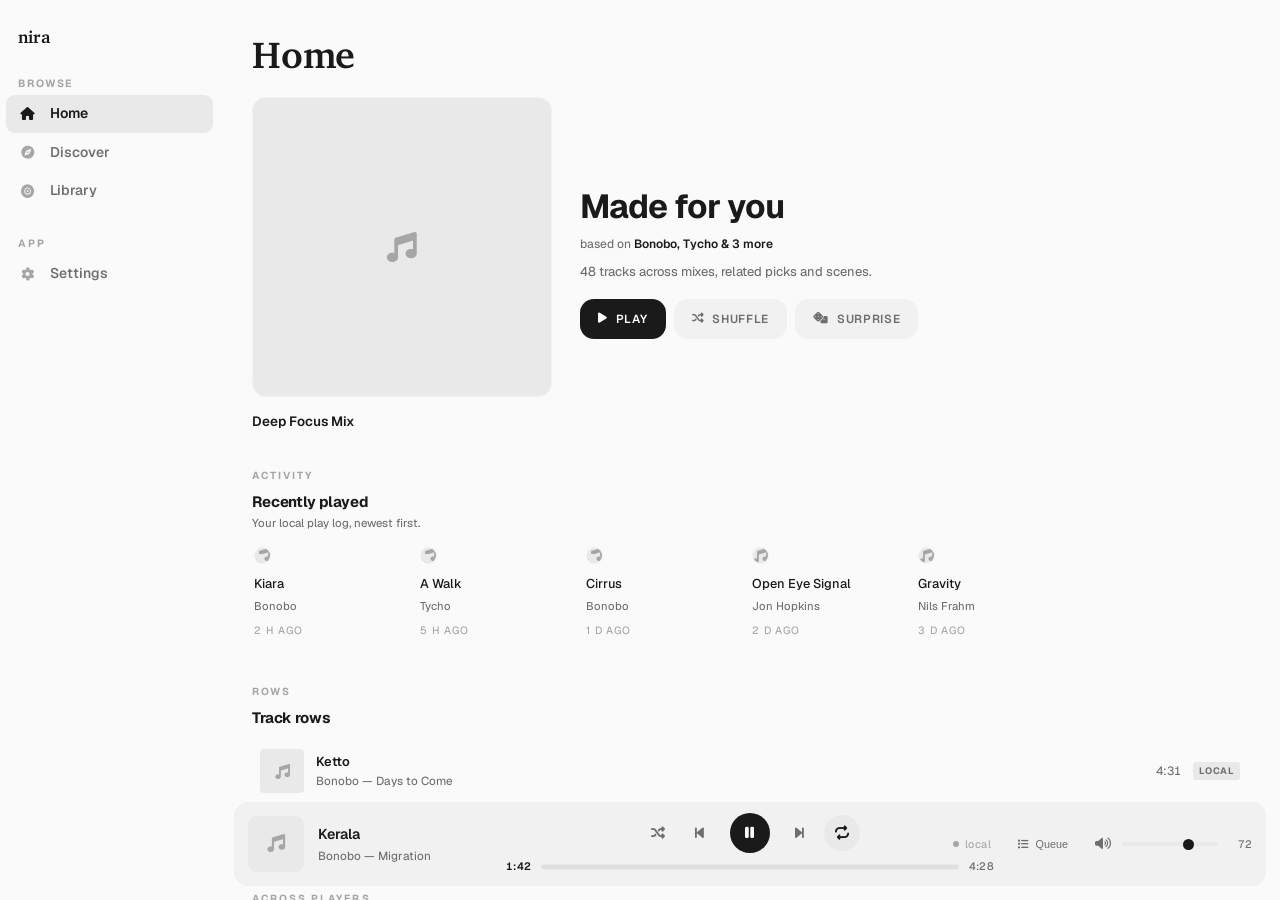
<file: preview/index.html>
<!doctype html>
<html lang="en">
<head>
<meta charset="utf-8">
<title>nira — design preview</title>
<!-- Static styling harness: real app CSS + bundled fonts, mock DOM.
     Serve the repo root (python -m http.server) and open /preview/. -->
<link rel="stylesheet" href="https://cdnjs.cloudflare.com/ajax/libs/font-awesome/6.5.1/css/all.min.css">
<style>
@font-face { font-family: "Geist"; src: url("/nira/assets/fonts/Geist-Variable.ttf") format("truetype"); font-weight: 100 900; font-display: block; }
@font-face { font-family: "Geist Mono"; src: url("/nira/assets/fonts/GeistMono-Variable.ttf") format("truetype"); font-weight: 100 900; font-display: block; }
@font-face { font-family: "Charter"; src: url("/nira/assets/fonts/Charter-Regular.ttf") format("truetype"); font-weight: 400; font-display: block; }
@font-face { font-family: "Charter"; src: url("/nira/assets/fonts/Charter-Bold.ttf") format("truetype"); font-weight: 700; font-display: block; }
</style>
<script>
  // Design harness: always load the real app CSS fresh (cache-busted),
  // in the exact cascade order main.rs uses.
  const cssFiles = ['base','sidebar','player','search','tracks','settings','home',
                    'discover','menu','detail','library','buttons','responsive'];
  const bust = Date.now();
  for (const f of cssFiles) {
    document.write(`<link rel="stylesheet" href="/nira/assets/css/${f}.css?t=${bust}">`);
  }
</script>
<style>
/* harness-only helpers */
.mock-art { display: flex; align-items: center; justify-content: center;
  width: 100%; height: 100%; background: var(--raise2); color: var(--faint); }
</style>
<script>
  // Theme comes from ?theme=dark|light (or prefers-color-scheme) — no
  // floating chrome; in the real app this lives in Settings → Appearance.
  const saved = new URLSearchParams(location.search).get('theme') || localStorage.getItem('theme');
  if (saved === 'dark' || saved === 'light') document.documentElement.dataset.theme = saved;
  function setTheme(t) { document.documentElement.dataset.theme = t; localStorage.setItem('theme', t); }
</script>
</head>
<body>

<div class="shell">
  <!-- ── sidebar ─────────────────────────────────────── -->
  <aside class="sidebar">
    <div class="sidebar-brand">nira</div>
    <div class="sidebar-section-label">Browse</div>
    <nav class="side-nav">
      <button class="nav-item active"><span class="nav-glyph"><i class="fa-solid fa-house"></i></span>Home</button>
      <button class="nav-item"><span class="nav-glyph"><i class="fa-solid fa-compass"></i></span>Discover</button>
      <button class="nav-item"><span class="nav-glyph"><i class="fa-solid fa-record-vinyl"></i></span>Library</button>
    </nav>
    <div class="sidebar-divider"></div>
    <div class="sidebar-section-label">App</div>
    <nav class="side-nav">
      <button class="nav-item"><span class="nav-glyph"><i class="fa-solid fa-gear"></i></span>Settings</button>
    </nav>
  </aside>

  <!-- ── content ─────────────────────────────────────── -->
  <main class="content">
    <section class="page home-page">
      <h1>Home</h1>

      <!-- stage -->
      <section class="home-stage">
        <div class="home-stage-art">
          <div class="cover-card">
            <div class="cover-card-art"><div class="mock-art"><i class="fa-solid fa-music fa-2x"></i></div></div>
            <div class="cover-card-title">Deep Focus Mix</div>
          </div>
        </div>
        <div class="home-stage-body">
          <h2 class="home-stage-title">Made for you</h2>
          <p class="home-stage-seed">based on <span>Bonobo, Tycho &amp; 3 more</span></p>
          <p class="home-stage-sub">48 tracks across mixes, related picks and scenes.</p>
          <div class="home-stage-actions">
            <button class="sq-btn sq-md sq-btn-primary"><i class="fa-solid fa-play"></i> Play</button>
            <button class="sq-btn sq-md sq-btn-ghost"><i class="fa-solid fa-shuffle"></i> Shuffle</button>
            <button class="sq-btn sq-md sq-btn-ghost"><i class="fa-solid fa-dice"></i> Surprise</button>
          </div>
        </div>
      </section>

      <!-- rail -->
      <section class="home-rail">
        <header class="home-rail-head">
          <div class="home-rail-titles">
            <span class="rail-eyebrow">Activity</span>
            <h3 class="home-rail-title">Recently played</h3>
            <p class="home-rail-sub">Your local play log, newest first.</p>
          </div>
        </header>
        <div class="home-rail-row">
          <button class="cover-card clickable">
            <div class="cover-card-art"><div class="mock-art"><i class="fa-solid fa-music"></i></div><span class="track-badge">LOCAL</span></div>
            <div class="cover-card-title">Kiara</div>
            <div class="cover-card-sub">Bonobo</div>
            <div class="cover-card-time">2 h ago</div>
          </button>
          <button class="cover-card clickable">
            <div class="cover-card-art"><div class="mock-art"><i class="fa-solid fa-music"></i></div><span class="track-badge">SC</span></div>
            <div class="cover-card-title">A Walk</div>
            <div class="cover-card-sub">Tycho</div>
            <div class="cover-card-time">5 h ago</div>
          </button>
          <button class="cover-card clickable">
            <div class="cover-card-art"><div class="mock-art"><i class="fa-solid fa-music"></i></div><span class="track-badge">S</span></div>
            <div class="cover-card-title">Cirrus</div>
            <div class="cover-card-sub">Bonobo</div>
            <div class="cover-card-time">1 d ago</div>
          </button>
          <button class="cover-card clickable">
            <div class="cover-card-art"><div class="mock-art"><i class="fa-solid fa-music"></i></div></div>
            <div class="cover-card-title">Open Eye Signal</div>
            <div class="cover-card-sub">Jon Hopkins</div>
            <div class="cover-card-time">2 d ago</div>
          </button>
          <button class="cover-card clickable">
            <div class="cover-card-art"><div class="mock-art"><i class="fa-solid fa-music"></i></div></div>
            <div class="cover-card-title">Gravity</div>
            <div class="cover-card-sub">Nils Frahm</div>
            <div class="cover-card-time">3 d ago</div>
          </button>
        </div>
      </section>

      <!-- track list (search/library rows) -->
      <section class="home-rail">
        <header class="home-rail-head">
          <div class="home-rail-titles">
            <span class="rail-eyebrow">Rows</span>
            <h3 class="home-rail-title">Track rows</h3>
          </div>
        </header>
        <ul class="track-list">
          <li class="track-row">
            <div class="track-cover"><div class="mock-art"><i class="fa-solid fa-music"></i></div></div>
            <div class="track-meta">
              <div class="track-title">Ketto</div>
              <div class="track-artist">Bonobo — Days to Come</div>
            </div>
            <span class="track-duration">4:31</span>
            <span class="track-badge">LOCAL</span>
          </li>
          <li class="track-row">
            <div class="track-cover"><div class="mock-art"><i class="fa-solid fa-music"></i></div></div>
            <div class="track-meta">
              <div class="track-title">Montparnasse</div>
              <div class="track-artist">Kiasmos</div>
            </div>
            <span class="track-duration">6:22</span>
            <span class="track-badge">SC</span>
          </li>
        </ul>
      </section>

      <!-- feed -->
      <section class="home-rail home-feed">
        <header class="home-rail-head">
          <div class="home-rail-titles">
            <span class="rail-eyebrow">Across players</span>
            <h3 class="home-rail-title">Listened lately</h3>
          </div>
          <span class="home-rail-meta">3 latest</span>
        </header>
        <ul class="feed-list">
          <li class="feed-line">
            <span class="track-badge feed-line-dot">S</span>
            <div class="feed-line-meta"><span class="feed-line-title">Avril 14th</span><span class="feed-line-artist"> — Aphex Twin</span></div>
            <span class="feed-line-source">spotify</span>
            <span class="feed-line-time">12 min ago</span>
          </li>
          <li class="feed-line">
            <span class="track-badge feed-line-dot">·</span>
            <div class="feed-line-meta"><span class="feed-line-title">Saman</span><span class="feed-line-artist"> — Ólafur Arnalds</span></div>
            <span class="feed-line-source">elsewhere</span>
            <span class="feed-line-time">1 h ago</span>
          </li>
        </ul>
      </section>

    </section>
  </main>

  <!-- ── player bar ──────────────────────────────────── -->
  <footer class="player">
    <div class="player-left">
      <div class="player-art"><i class="fa-solid fa-music"></i></div>
      <div class="player-copy">
        <div class="player-title-row"><span class="player-title">Kerala</span></div>
        <div class="player-meta">Bonobo — Migration</div>
      </div>
    </div>
    <div class="player-center">
      <div class="player-transport">
        <button class="player-btn"><i class="fa-solid fa-shuffle"></i></button>
        <button class="player-btn"><i class="fa-solid fa-backward-step"></i></button>
        <button class="player-btn play"><i class="fa-solid fa-pause"></i></button>
        <button class="player-btn"><i class="fa-solid fa-forward-step"></i></button>
        <button class="player-btn active"><i class="fa-solid fa-repeat"></i></button>
      </div>
      <div class="player-progress-row">
        <span class="player-time now active">1:42</span>
        <div class="player-progress" style="--progress: 38%;">
          <input class="player-progress-input" type="range" min="0" max="100" value="38">
        </div>
        <span class="player-time total">4:28</span>
      </div>
    </div>
    <div class="player-right">
      <span class="player-source"><span class="player-source-dot" data-provider="Local"></span>local</span>
      <button class="player-queue-btn"><i class="fa-solid fa-list"></i> Queue</button>
      <div class="volume">
        <span class="vol-icon"><i class="fa-solid fa-volume-high"></i></span>
        <input class="vol-slider" type="range" min="0" max="100" value="72">
        <span class="vol-pct">72</span>
      </div>
    </div>
  </footer>
</div>
</body>
</html>
</file>
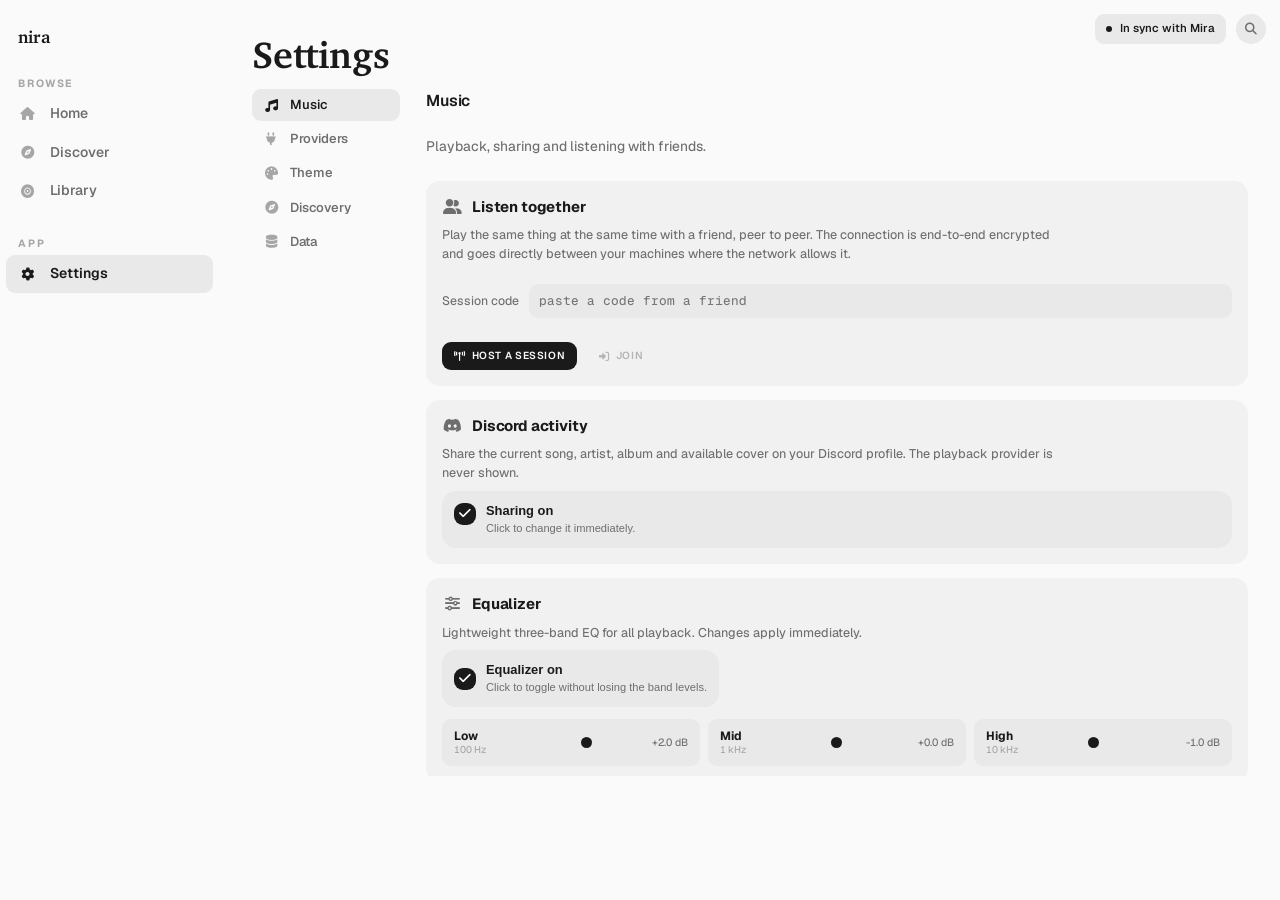
<file: preview/settings.html>
<!doctype html>
<html lang="en">
<head>
<meta charset="utf-8">
<title>nira — settings preview</title>
<!-- Settings page harness — mirrors pages/src/settings/. Open /preview/settings.html -->
<link rel="stylesheet" href="/nira/assets/fontawesome/fontawesome.css">
<style>
@font-face { font-family: "Geist"; src: url("/nira/assets/fonts/Geist-Variable.ttf") format("truetype"); font-weight: 100 900; font-display: block; }
@font-face { font-family: "Geist Mono"; src: url("/nira/assets/fonts/GeistMono-Variable.ttf") format("truetype"); font-weight: 100 900; font-display: block; }
@font-face { font-family: "Charter"; src: url("/nira/assets/fonts/Charter-Regular.ttf") format("truetype"); font-weight: 400; font-display: block; }
@font-face { font-family: "Charter"; src: url("/nira/assets/fonts/Charter-Bold.ttf") format("truetype"); font-weight: 700; font-display: block; }
@font-face { font-family: "Font Awesome 6 Free"; src: url("/nira/assets/fonts/fa-solid-900.woff2") format("woff2"); font-weight: 900; font-display: block; }
@font-face { font-family: "Font Awesome 6 Brands"; src: url("/nira/assets/fonts/fa-brands-400.woff2") format("woff2"); font-weight: 400; font-display: block; }
</style>
<script>
  const cssFiles = ['base','sidebar','player','search','tracks','settings','home',
                    'discover','menu','detail','library','buttons','responsive'];
  const bust = Date.now();
  for (const f of cssFiles) {
    document.write(`<link rel="stylesheet" href="/nira/assets/css/${f}.css?t=${bust}">`);
  }
</script>
<script>
  const saved = new URLSearchParams(location.search).get('theme') || localStorage.getItem('theme');
  if (saved === 'dark' || saved === 'light') document.documentElement.dataset.theme = saved;
  function setTheme(t) { document.documentElement.dataset.theme = t; localStorage.setItem('theme', t); }
  function showTab(name) {
    document.querySelectorAll('[data-settings-pane]').forEach(pane => pane.hidden = pane.dataset.settingsPane !== name);
    document.querySelectorAll('[data-settings-tab]').forEach(tab => tab.classList.toggle('active', tab.dataset.settingsTab === name));
  }
</script>
</head>
<body>
<div class="together-indicator in-sync" role="status">
  <span class="together-indicator-dot"></span>
  <span class="together-indicator-copy">In sync with Mira</span>
</div>
<button class="corner-search" aria-label="Search"><i class="fa-solid fa-magnifying-glass"></i></button>
<div class="shell">
  <aside class="sidebar">
    <div class="sidebar-brand">nira</div>
    <div class="sidebar-section-label">Browse</div>
    <nav class="side-nav">
      <button class="nav-item"><span class="nav-glyph"><i class="fa-solid fa-house"></i></span>Home</button>
      <button class="nav-item"><span class="nav-glyph"><i class="fa-solid fa-compass"></i></span>Discover</button>
      <button class="nav-item"><span class="nav-glyph"><i class="fa-solid fa-record-vinyl"></i></span>Library</button>
    </nav>
    <div class="sidebar-divider"></div>
    <div class="sidebar-section-label">App</div>
    <nav class="side-nav">
      <button class="nav-item active"><span class="nav-glyph"><i class="fa-solid fa-gear"></i></span>Settings</button>
    </nav>
  </aside>

  <main class="content">
    <section class="page settings-page">
      <h1>Settings</h1>
      <div class="settings-shell">
        <nav class="settings-nav">
          <button class="settings-nav-item active" data-settings-tab="music" onclick="showTab('music')"><span class="settings-nav-glyph"><i class="fa-solid fa-music"></i></span>Music</button>
          <button class="settings-nav-item" data-settings-tab="providers" onclick="showTab('providers')"><span class="settings-nav-glyph"><i class="fa-solid fa-plug"></i></span>Providers</button>
          <button class="settings-nav-item"><span class="settings-nav-glyph"><i class="fa-solid fa-palette"></i></span>Theme</button>
          <button class="settings-nav-item"><span class="settings-nav-glyph"><i class="fa-solid fa-compass"></i></span>Discovery</button>
          <button class="settings-nav-item"><span class="settings-nav-glyph"><i class="fa-solid fa-database"></i></span>Data</button>
        </nav>

        <div class="settings-content" data-settings-pane="music">
          <section class="settings-group settings-stack">
            <h2>Music</h2>
            <p class="hint">Playback, sharing and listening with friends.</p>

            <article class="settings-card">
              <header class="settings-card-head"><div class="settings-titleline"><i class="fa-solid fa-user-group"></i><h3>Listen together</h3></div></header>
              <div class="settings-card-body">
                <p class="settings-card-copy">Play the same thing at the same time with a friend, peer to peer. The connection is end-to-end encrypted and goes directly between your machines where the network allows it.</p>
                <div class="settings-row">
                  <label for="lt-join">Session code</label>
                  <input id="lt-join" class="settings-input listen-together-code" placeholder="paste a code from a friend">
                </div>
                <div class="settings-actions">
                  <button class="sq-btn sq-btn-primary sq-sm"><i class="fa-solid fa-tower-broadcast"></i>Host a session</button>
                  <button class="sq-btn sq-btn-ghost sq-sm" disabled><i class="fa-solid fa-right-to-bracket"></i>Join</button>
                </div>
              </div>
            </article>

            <article class="settings-card">
              <header class="settings-card-head"><div class="settings-titleline"><i class="fa-brands fa-discord"></i><h3>Discord activity</h3></div></header>
              <div class="settings-card-body">
                <p class="settings-card-copy">Share the current song, artist, album and available cover on your Discord profile. The playback provider is never shown.</p>
                <div class="source-toggle-grid">
                  <button class="source-toggle on"><span class="source-toggle-icon"><i class="fa-solid fa-check"></i></span><span class="source-toggle-copy"><strong>Sharing on</strong><small>Click to change it immediately.</small></span></button>
                </div>
              </div>
            </article>

            <article class="settings-card">
              <header class="settings-card-head"><div class="settings-titleline"><i class="fa-solid fa-sliders"></i><h3>Equalizer</h3></div></header>
              <div class="settings-card-body">
                <p class="settings-card-copy">Lightweight three-band EQ for all playback. Changes apply immediately.</p>
                <button class="source-toggle equalizer-toggle on"><span class="source-toggle-icon"><i class="fa-solid fa-check"></i></span><span class="source-toggle-copy"><strong>Equalizer on</strong><small>Click to toggle without losing the band levels.</small></span></button>
                <div class="equalizer-grid">
                  <label class="equalizer-band"><span class="equalizer-band-copy"><strong>Low</strong><small>100 Hz</small></span><input type="range" class="vol-slider equalizer-range" min="-6" max="6" step=".5" value="2"><output class="equalizer-value">+2.0 dB</output></label>
                  <label class="equalizer-band"><span class="equalizer-band-copy"><strong>Mid</strong><small>1 kHz</small></span><input type="range" class="vol-slider equalizer-range" min="-6" max="6" step=".5" value="0"><output class="equalizer-value">+0.0 dB</output></label>
                  <label class="equalizer-band"><span class="equalizer-band-copy"><strong>High</strong><small>10 kHz</small></span><input type="range" class="vol-slider equalizer-range" min="-6" max="6" step=".5" value="-1"><output class="equalizer-value">-1.0 dB</output></label>
                </div>
              </div>
            </article>
          </section>

          <section class="settings-group">
            <h2>Library</h2>
            <article class="settings-card">
              <header class="settings-card-head"><div class="settings-titleline"><i class="fa-solid fa-folder"></i><h3>Local music folder</h3></div></header>
              <div class="settings-card-body">
                <p class="settings-card-copy">Scanned for FLAC, MP3, M4A, OGG and WAV. Tracks show up under Library → Local.</p>
                <div class="settings-row"><label>Music folder</label><input class="settings-input" value="/home/you/Music"><button class="sq-btn sq-btn-ghost sq-sm">Save</button></div>
              </div>
            </article>
          </section>
        </div>

        <div class="settings-content" data-settings-pane="providers" hidden>
          <section class="settings-group settings-stack">
            <h2>Providers</h2>
            <p class="hint">Provider credentials and service status.</p>
            <article class="settings-card">
              <header class="settings-card-head"><div class="settings-titleline"><i class="fa-brands fa-spotify"></i><h3>Spotify</h3></div></header>
              <div class="settings-card-body"><p class="settings-card-copy">Bring your own Spotify Developer Client ID. Premium is required for Spotify playback via librespot.</p><div class="settings-row"><label>Client ID</label><input class="settings-input" placeholder="32-char hex from your Spotify app"><button class="sq-btn sq-btn-ghost sq-sm">Save</button></div></div>
            </article>
            <article class="settings-card">
              <header class="settings-card-head"><div class="settings-titleline"><i class="fa-brands fa-soundcloud"></i><h3>SoundCloud</h3></div></header>
              <div class="settings-card-body"><p class="settings-card-copy">No login needed. nira extracts and caches the public web-player client_id.</p></div>
            </article>
            <article class="settings-card">
              <header class="settings-card-head"><div class="settings-titleline"><i class="fa-solid fa-wave-square"></i><h3>ListenBrainz</h3></div></header>
              <div class="settings-card-body"><p class="settings-card-copy">Token enables scrobbling. Username enables Home's recent-listens feed.</p></div>
            </article>
          </section>
        </div>
      </div>
    </section>
  </main>
</div>
</body>
</html>
</file>
